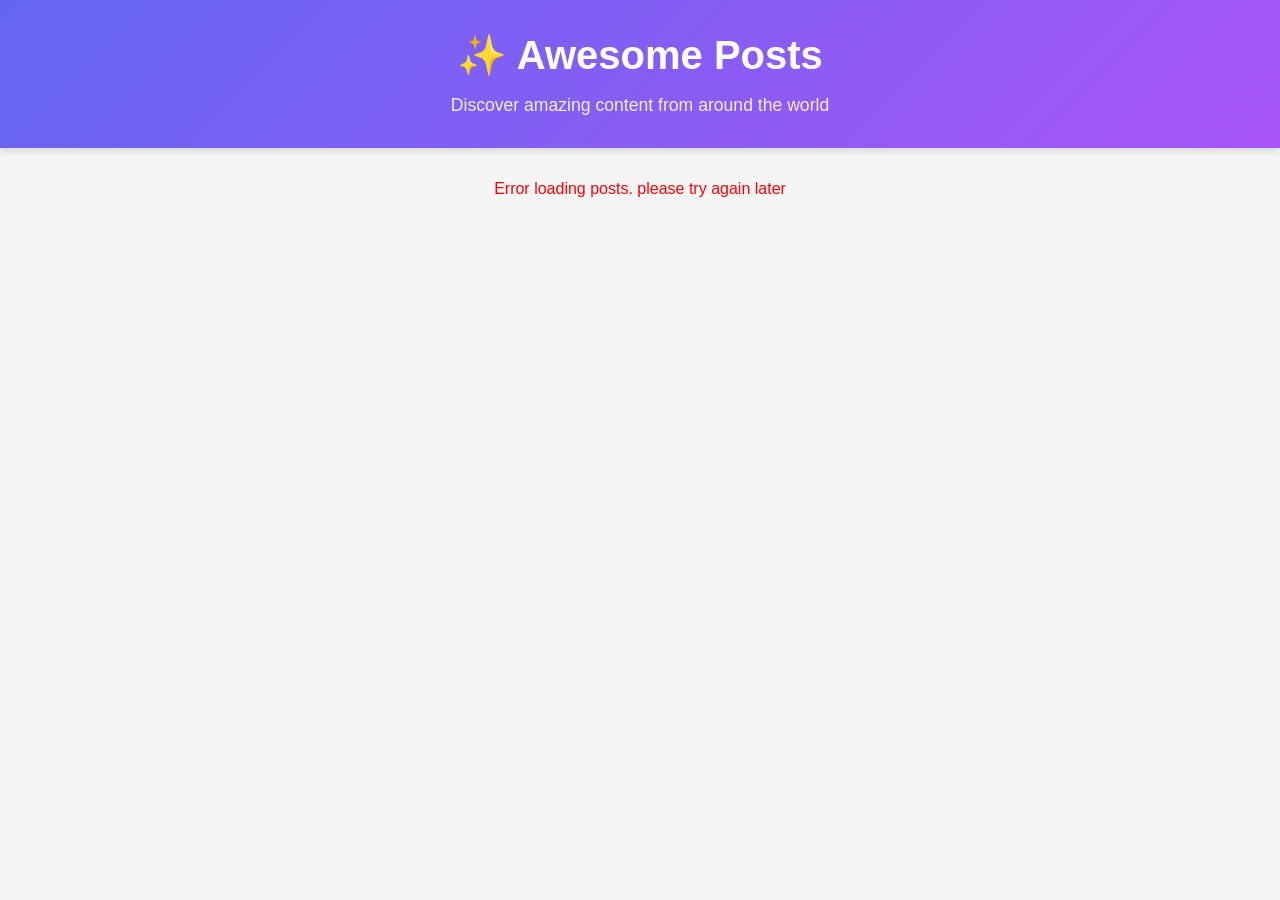
<file: ASYNC Projects/Awsome Posts/index.html>
<!DOCTYPE html>
<html lang="en">
  <head>
    <meta charset="UTF-8" />
    <meta name="viewport" content="width=device-width, initial-scale=1.0" />
    <title>Awesome Posts</title>
    <link rel="stylesheet" href="styles.css" />
  </head>
  <body>
    <header>
      <h1>✨ Awesome Posts</h1>
      <p class="subtitle">Discover amazing content from around the world</p>
    </header>

    <div class="posts-container">
      <div class="loading">Loading posts...</div>
    </div>

    <script src="script.js"></script>
  </body>
</html>
</file>
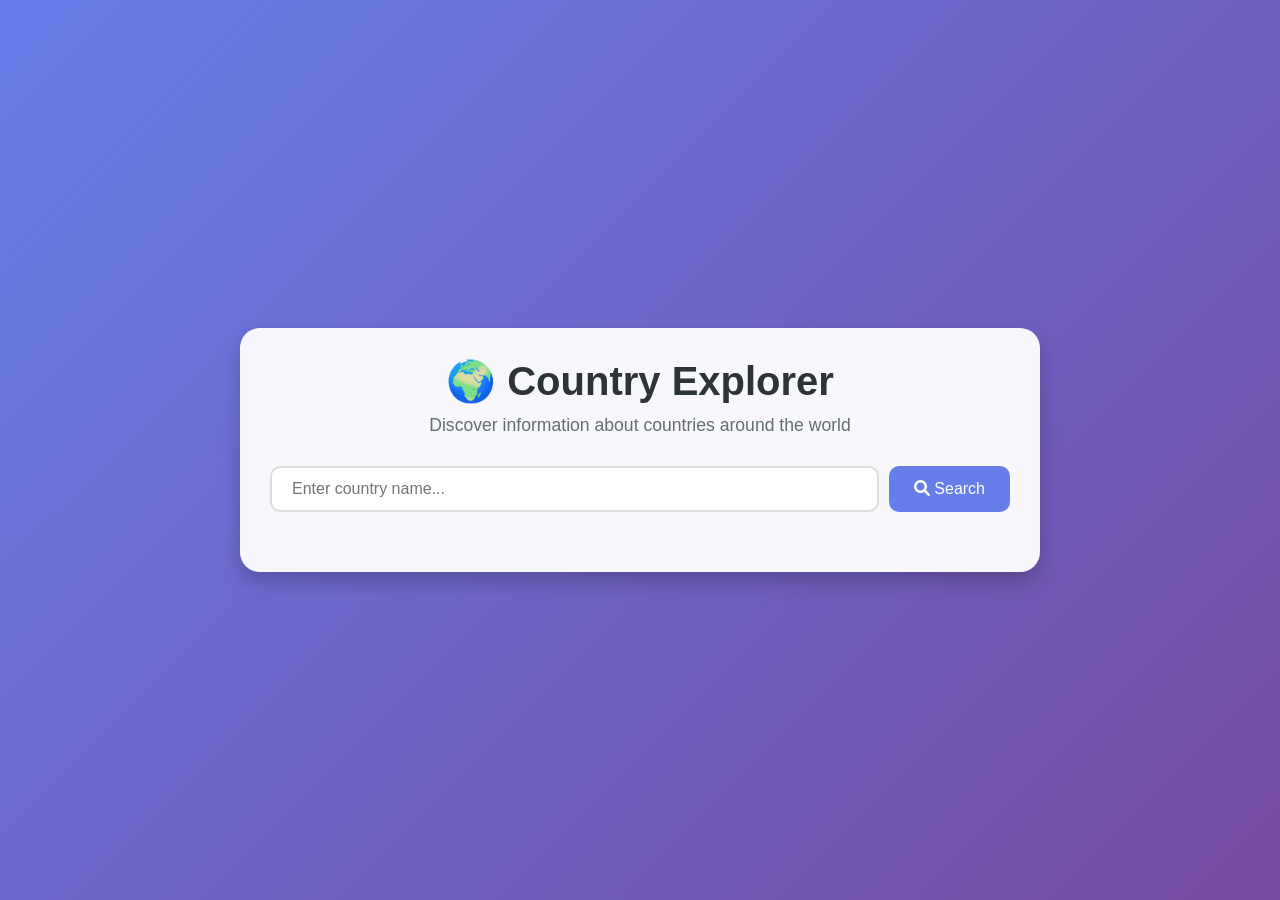
<file: ASYNC Projects/Country Explorer/index.html>
<!DOCTYPE html>
<html lang="en">
  <head>
    <meta charset="UTF-8" />
    <meta name="viewport" content="width=device-width, initial-scale=1.0" />
    <title>Country Explorer</title>
    <link rel="stylesheet" href="style.css" />
    <link
      rel="stylesheet"
      href="https://cdnjs.cloudflare.com/ajax/libs/font-awesome/6.0.0/css/all.min.css"
    />
  </head>
  <body>
    <div class="container">
      <header>
        <h1>🌍 Country Explorer</h1>
        <p>Discover information about countries around the world</p>
      </header>

      <div class="search-container">
        <input
          type="text"
          id="searchInput"
          placeholder="Enter country name..."
        />
        <button class="search"><i class="fas fa-search"></i> Search</button>
      </div>

      <div id="result" class="country-card hidden">
        <!-- Country information will be displayed here -->
      </div>
    </div>
    <script src="script.js"></script>
  </body>
</html>
</file>
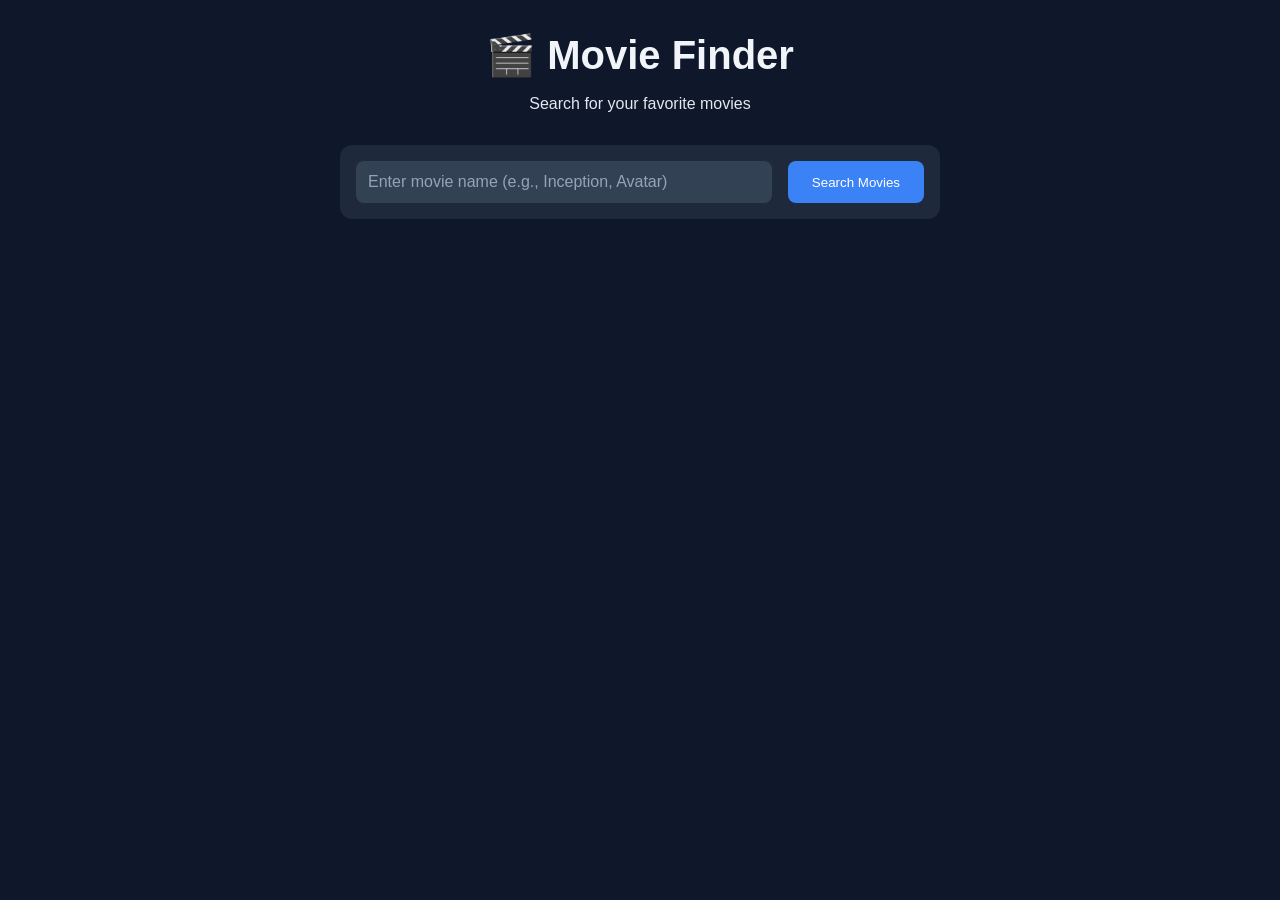
<file: ASYNC Projects/Movie Finder/index.html>
<!DOCTYPE html>
<html lang="en">
  <head>
    <meta charset="UTF-8" />
    <meta name="viewport" content="width=device-width, initial-scale=1.0" />
    <title>Movie Finder</title>
    <link rel="stylesheet" href="styles.css" />
  </head>
  <body>
    <div class="container">
      <header>
        <h1>🎬 Movie Finder</h1>
        <p>Search for your favorite movies</p>
      </header>

      <div class="search-container">
        <form class="search-form" id="movieForm">
          <input
            type="text"
            id="movieInput"
            placeholder="Enter movie name (e.g., Inception, Avatar)"
            required
          />
          <button type="submit">Search Movies</button>
        </form>
      </div>

      <div id="movieResults"></div>
    </div>

    <script src="script.js"></script>
  </body>
</html>
</file>
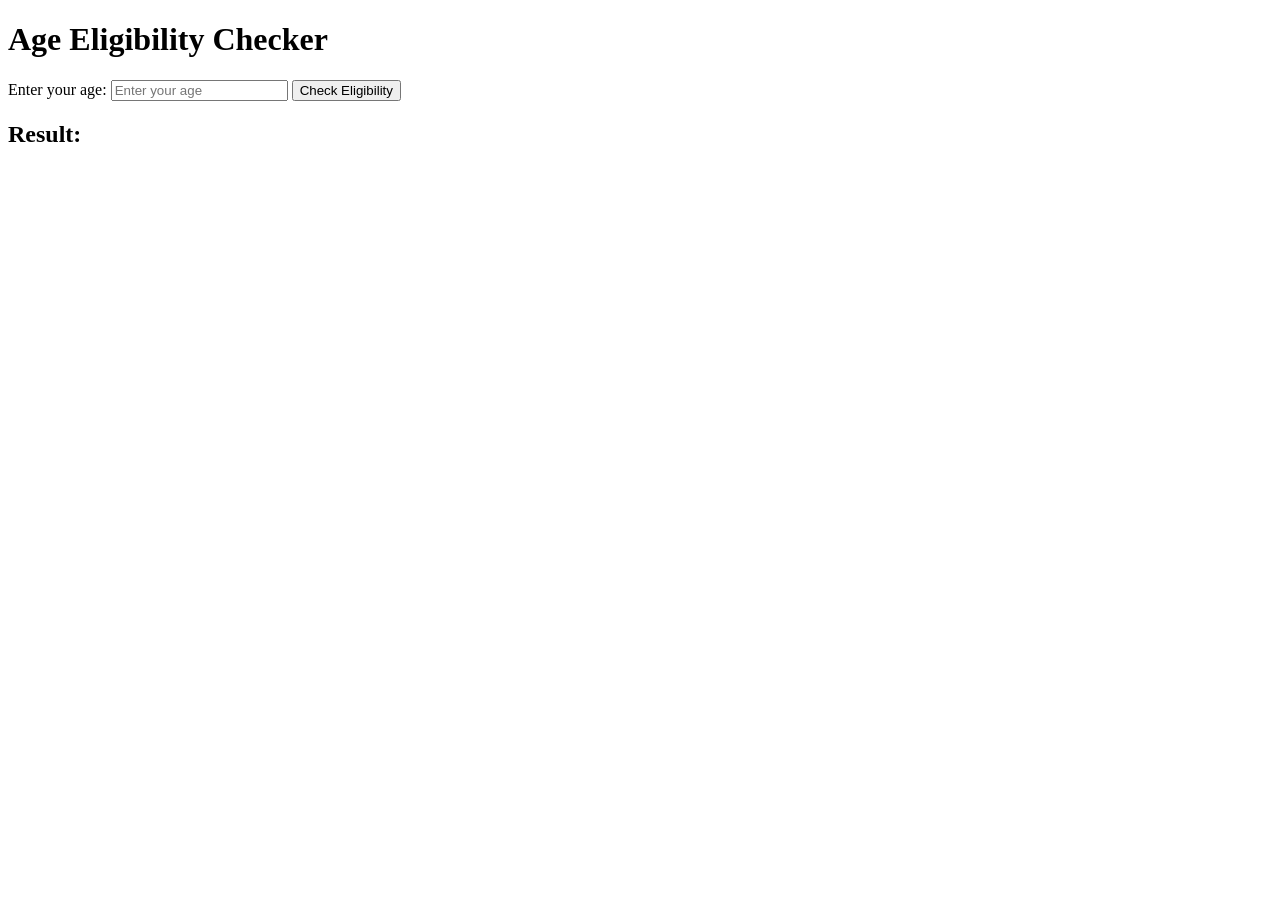
<file: Control Structures Projects/Age Checker/index.html>
<!DOCTYPE html>
<html lang="en">
<head>
    <meta charset="UTF-8">
    <meta name="viewport" content="width=device-width, initial-scale=1.0">
    <title>Age Eligibility Checker</title>
</head>
<body>

    <h1>Age Eligibility Checker</h1>

    <label for="ageInput">Enter your age:</label>
    <input type="number" id="ageInput" placeholder="Enter your age">

    <button id="checkButton">Check Eligibility</button>

    <h2>Result:</h2>
    <p id="result"></p>

    <!-- Link JavaScript file -->
    <script src="script.js"></script>

</body>
</html>
</file>
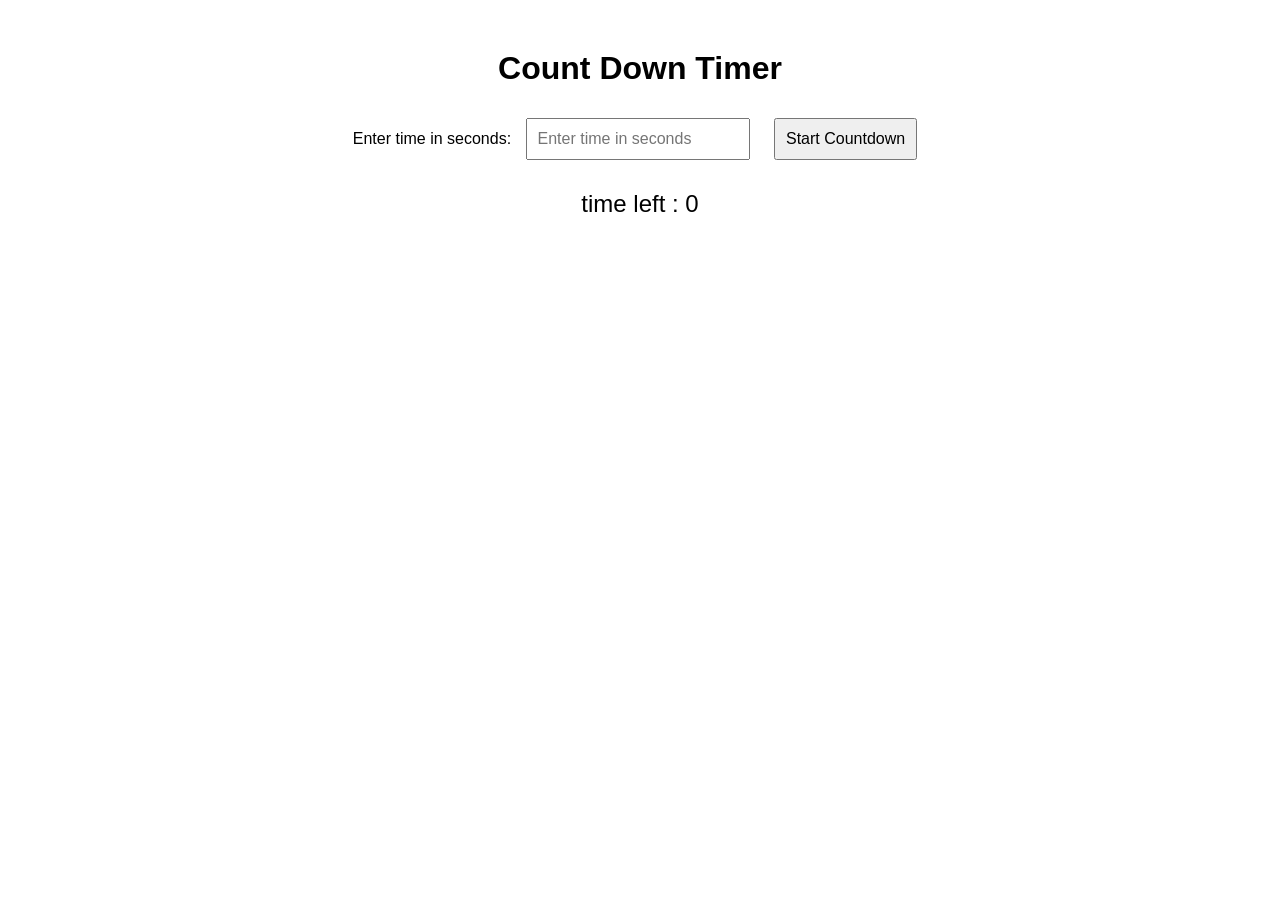
<file: Control Structures Projects/Count Down Timer/index.html>
<!DOCTYPE html>
<html lang="en">
<head>
    <meta charset="UTF-8">
    <meta name="viewport" content="width=device-width, initial-scale=1.0">
    <title>Count Down Timer</title>
    <style>
        body {
            font-family: Arial, sans-serif;
            text-align: center;
            margin-top: 50px;
        }
        input, button {
            padding: 10px;
            font-size: 16px;
            margin: 10px;
        }
        #timer {
            font-size: 24px;
            margin-top: 20px;
        }
        </style>
</head>
<body>
    <h1>Count Down Timer</h1>
    <label for="timeInput">Enter time in seconds:</label>
    <input type="number" id="timeInput" placeholder="Enter time in seconds">
    <button id="startButton">Start Countdown</button>
    <P id="timer">time left : 0</P>
    <script src="script.js"></script>
    
</body>
</html>
</file>
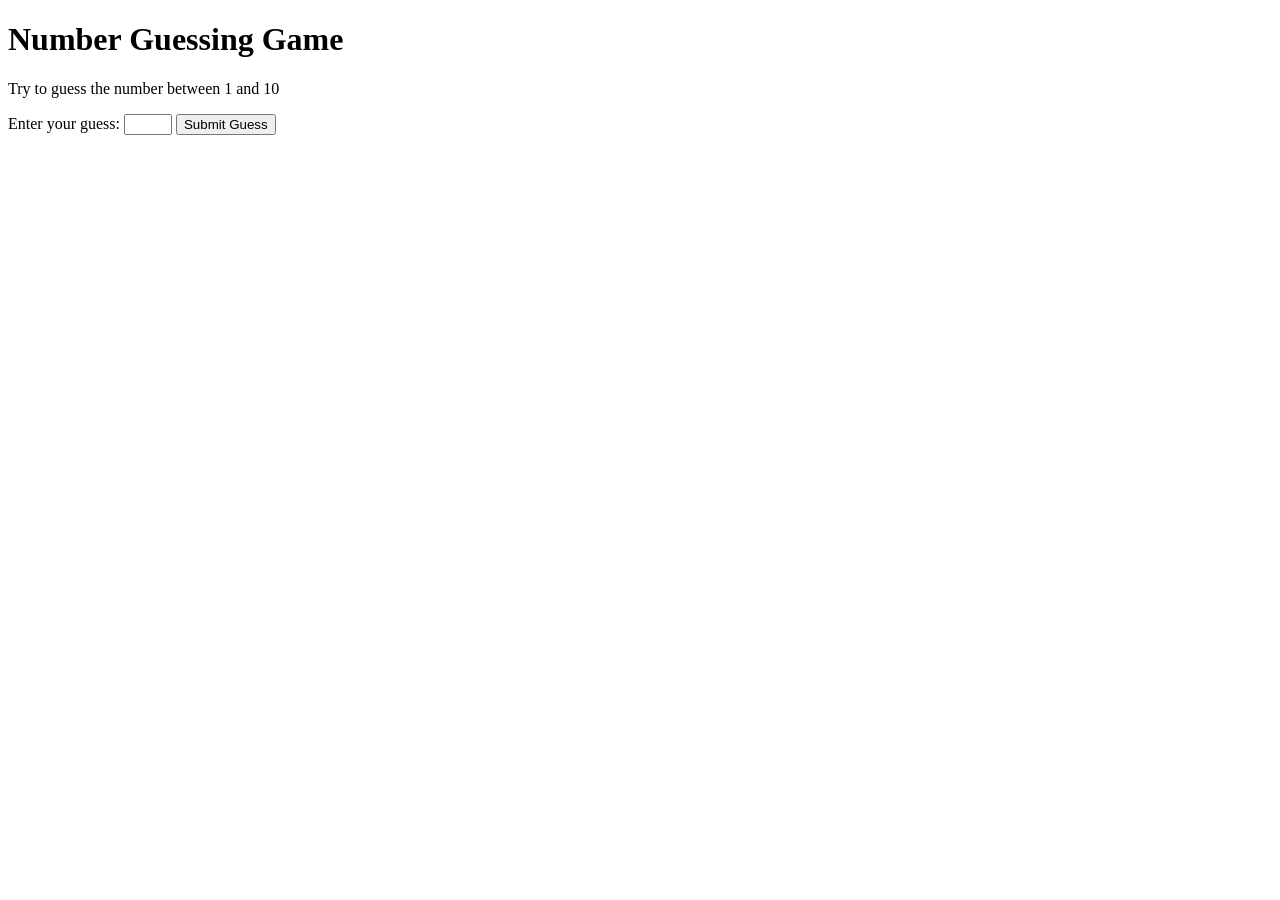
<file: Control Structures Projects/Guess The Number/index.html>
<!DOCTYPE html>
<html lang="en">
<head>
    <meta charset="UTF-8">
    <title>Guess the Number</title>
</head>
<body>

    <h1>Number Guessing Game</h1>
    <p>Try to guess the number between 1 and 10</p>

    <label for="guessInput">Enter your guess:</label>
    <input type="number" id="guessInput" min="1" max="10">

    <button id="guessButton">Submit Guess</button>

    <p id="feedback"></p>

    <script src="script.js"></script>

</body>
</html>
</file>
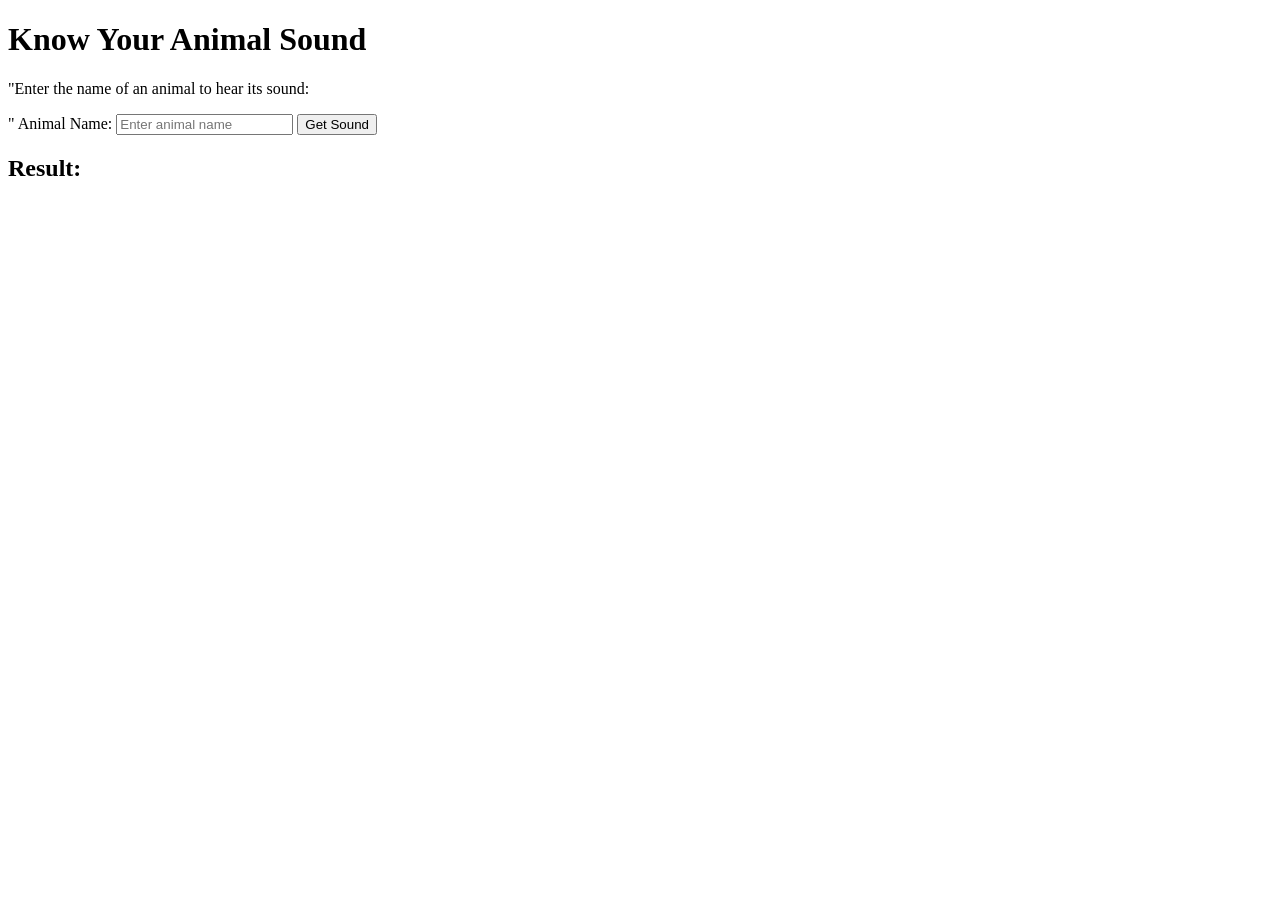
<file: Control Structures Projects/Know your animal sound/index.html>
<!DOCTYPE html>
<html lang="en">
<head>
    <meta charset="UTF-8">
    <meta name="viewport" content="width=device-width, initial-scale=1.0">
    <title>Know Your Animal Sound</title>
</head>
<body>
    <h1>Know Your Animal Sound</h1>
    <p>"Enter the name of an animal to hear its sound:</p>"
    <label for="animalInput">Animal Name:</label>
    <input type="text" id="animalInput" placeholder="Enter animal name">

    <button id="soundButton">Get Sound</button>

    <h2>Result:</h2>
    <p id="result"></p>

    <!-- Link JavaScript file -->
    <script src="script.js"></script>

    
</body>
</html>
</file>
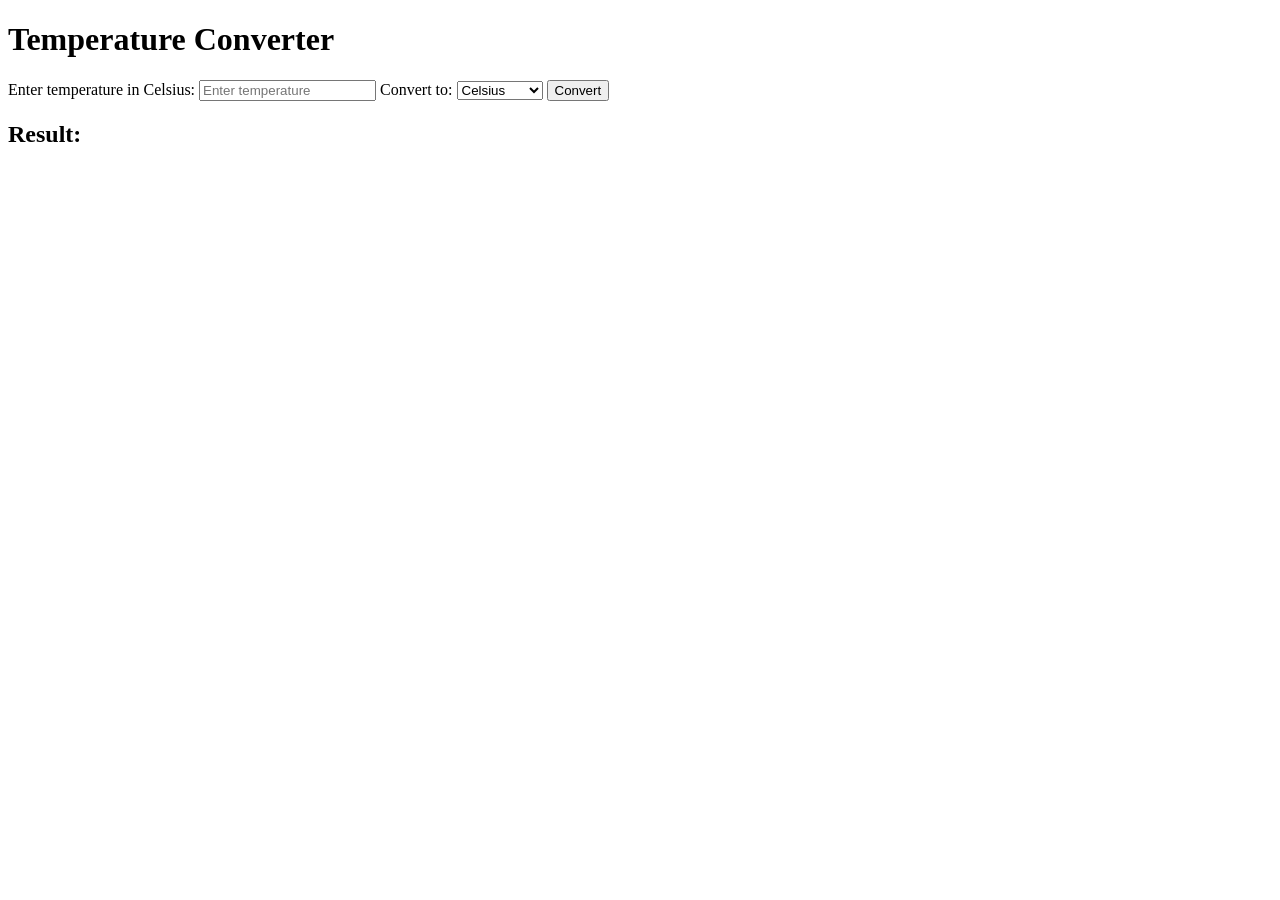
<file: Control Structures Projects/Temperature Converter/index.html>
<!DOCTYPE html>
<html lang="en">
<head>
    <meta charset="UTF-8">
    <meta name="viewport" content="width=device-width, initial-scale=1.0">
    <title>Temperature Converter</title>
</head>
<body>
    <h1>Temperature Converter</h1>
    <label for="tempInput">Enter temperature in Celsius:</label>
    <input type="number" id="tempInput" placeholder="Enter temperature">
    <label for="">Convert to:</label>
    <select id="conversionType">
        <option value="toCelsius">Celsius</option>
        <option value="toFahrenheit">Fahrenheit</option>
    </select>
    <button id="convertButton">Convert</button>
    <h2>Result:</h2>
    <p id="result"></p>
    <script src="script.js"></script>
</body>
</html>
</file>
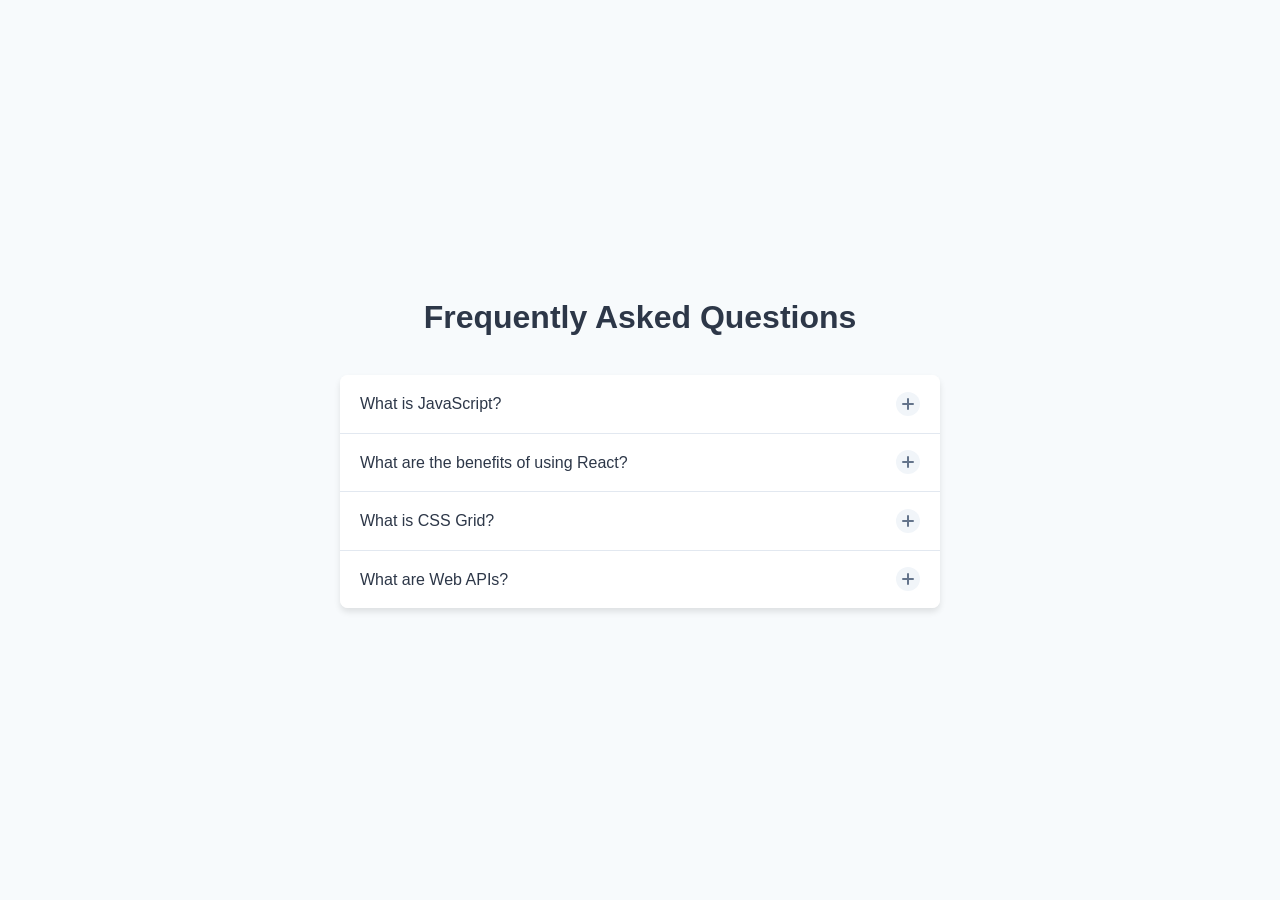
<file: DOM Projects/FAQ'S Project/index.html>
<!DOCTYPE html>
<html lang="en">
  <head>
    <meta charset="UTF-8" />
    <meta name="viewport" content="width=device-width, initial-scale=1.0" />
    <title>Accordion Component</title>
    <link rel="stylesheet" href="styles.css" />
  </head>
  <body>
    <div class="container">
      <h1 class="title">Frequently Asked Questions</h1>
      <div class="accordion">
        <div class="accordion-item">
          <div class="accordion-header">
            <span class="accordion-title">What is JavaScript?</span>
            <span class="accordion-icon"></span>
          </div>
          <div class="accordion-content">
            <div class="accordion-body">
              JavaScript is a high-level, interpreted programming language that
              conforms to the ECMAScript specification. It is used to create
              interactive effects within web browsers, server-side development,
              mobile applications, and more.
            </div>
          </div>
        </div>

        <div class="accordion-item">
          <div class="accordion-header">
            <span class="accordion-title"
              >What are the benefits of using React?</span
            >
            <span class="accordion-icon"></span>
          </div>
          <div class="accordion-content">
            <div class="accordion-body">
              React offers several benefits including a virtual DOM for better
              performance, reusable components, unidirectional data flow, and a
              strong community. It makes building complex user interfaces more
              manageable and maintainable.
            </div>
          </div>
        </div>

        <div class="accordion-item">
          <div class="accordion-header">
            <span class="accordion-title">What is CSS Grid?</span>
            <span class="accordion-icon"></span>
          </div>
          <div class="accordion-content">
            <div class="accordion-body">
              CSS Grid is a powerful layout system that allows you to create
              two-dimensional grid-based layouts. It provides a more efficient
              way to arrange elements in rows and columns, making complex
              layouts easier to achieve.
            </div>
          </div>
        </div>

        <div class="accordion-item">
          <div class="accordion-header">
            <span class="accordion-title">What are Web APIs?</span>
            <span class="accordion-icon"></span>
          </div>
          <div class="accordion-content">
            <div class="accordion-body">
              Web APIs are programming interfaces for web browsers that provide
              additional functionality like DOM manipulation, geolocation,
              canvas drawing, and more. They allow JavaScript to interact with
              the browser and enhance web applications.
            </div>
          </div>
        </div>
      </div>
    </div>
    <script src="script.js"></script>
  </body>
</html>
</file>
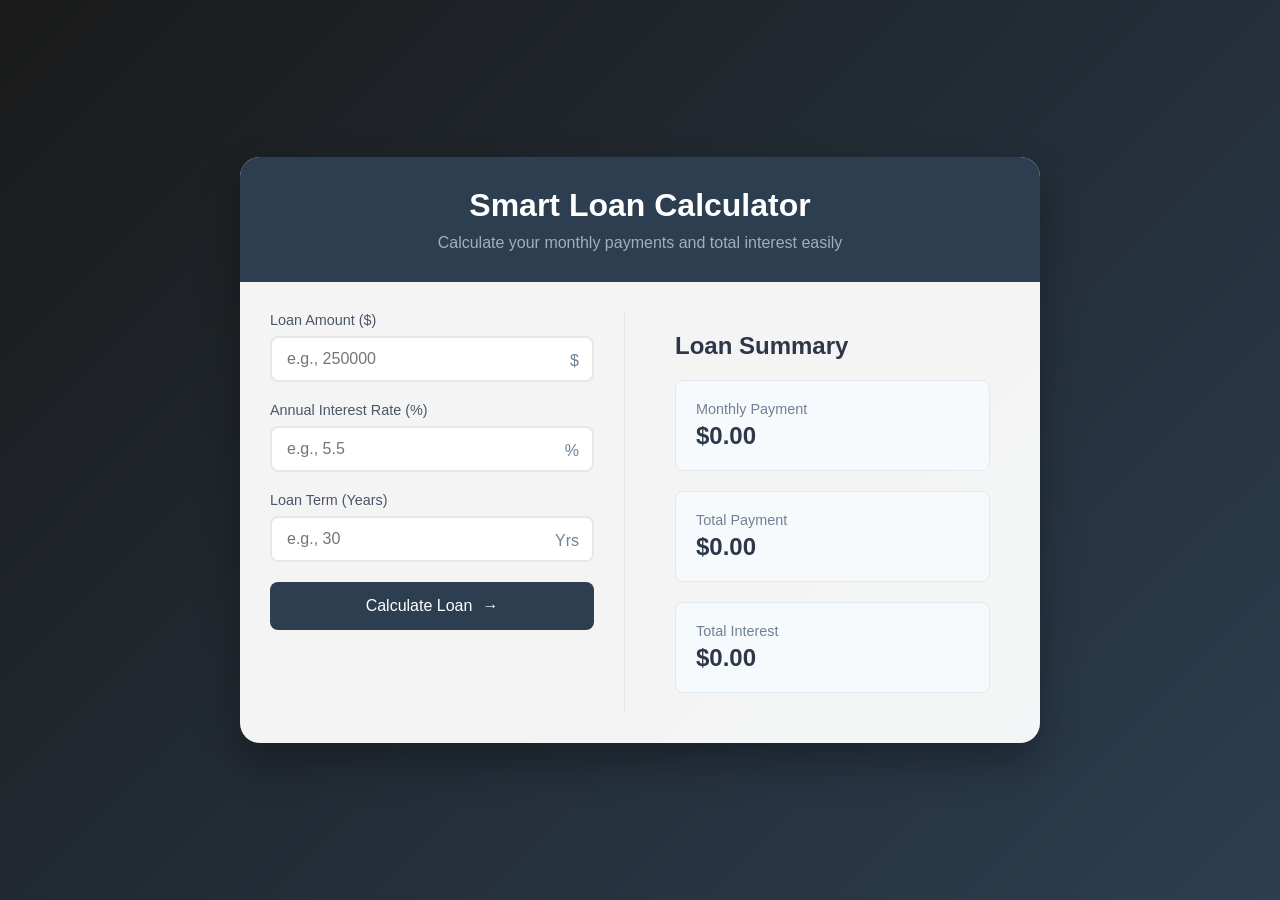
<file: DOM Projects/Loan Claculator/index.html>
<!DOCTYPE html>
<html lang="en">
  <head>
    <meta charset="UTF-8" />
    <meta name="viewport" content="width=device-width, initial-scale=1.0" />
    <title>Smart Loan Calculator</title>
    <link rel="stylesheet" href="styles.css" />
  </head>
  <body>
    <div class="container">
      <div class="calculator">
        <div class="calculator-header">
          <h2>Smart Loan Calculator</h2>
          <p class="subtitle">
            Calculate your monthly payments and total interest easily
          </p>
        </div>

        <div class="calculator-body">
          <div class="input-section">
            <div class="input-group">
              <label for="amount">Loan Amount ($)</label>
              <input type="number" id="amount" placeholder="e.g., 250000" />
              <span class="input-icon">$</span>
            </div>
            <div class="input-group">
              <label for="interest">Annual Interest Rate (%)</label>
              <input
                type="number"
                id="interest"
                step="0.1"
                placeholder="e.g., 5.5"
              />
              <span class="input-icon">%</span>
            </div>
            <div class="input-group">
              <label for="years">Loan Term (Years)</label>
              <input type="number" id="years" placeholder="e.g., 30" />
              <span class="input-icon">Yrs</span>
            </div>
            <button id="calculateBtn">
              Calculate Loan <span class="button-icon">→</span>
            </button>
          </div>

          <div class="results" id="results">
            <h3>Loan Summary</h3>
            <div class="result-grid">
              <div class="result-item">
                <span class="result-label">Monthly Payment</span>
                <span class="result-value" id="monthly">$0.00</span>
              </div>
              <div class="result-item">
                <span class="result-label">Total Payment</span>
                <span class="result-value" id="total">$0.00</span>
              </div>
              <div class="result-item">
                <span class="result-label">Total Interest</span>
                <span class="result-value" id="totalInterest">$0.00</span>
              </div>
            </div>
          </div>
        </div>
      </div>
    </div>
    <script src="script.js"></script>
  </body>
</html>
</file>
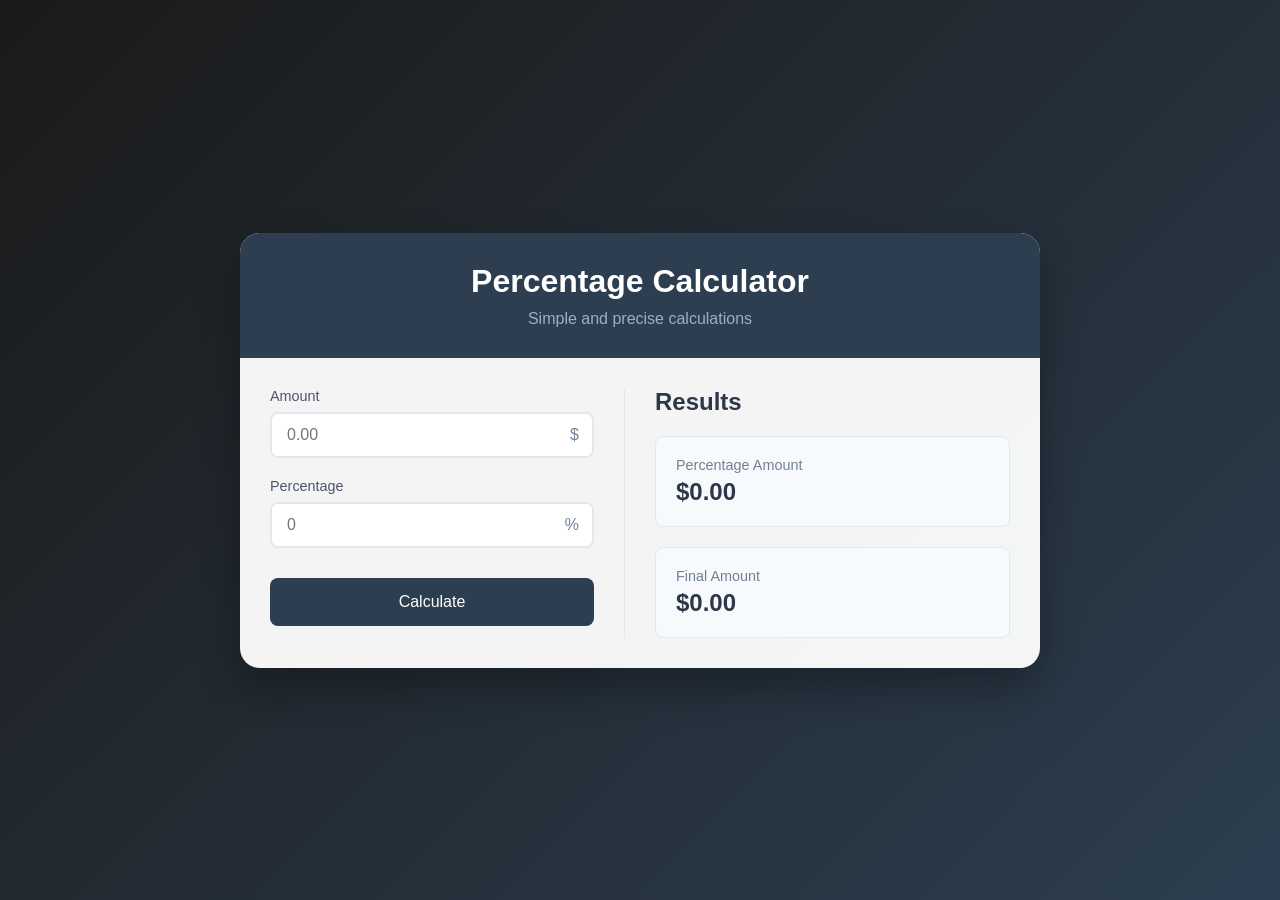
<file: DOM Projects/Percentage Calculator/index.html>
<!DOCTYPE html>
<html lang="en">
  <head>
    <meta charset="UTF-8" />
    <meta name="viewport" content="width=device-width, initial-scale=1.0" />
    <title>Percentage Calculator</title>
    <link rel="stylesheet" href="styles.css" />
  </head>
  <body>
    <div class="container">
      <div class="calculator">
        <div class="calculator-header">
          <h2>Percentage Calculator</h2>
          <p class="subtitle">Simple and precise calculations</p>
        </div>

        <div class="calculator-body">
          <div class="input-section">
            <div class="input-group">
              <label for="number">Amount</label>
              <div class="input-wrapper">
                <input type="number" id="number" placeholder="0.00" />
                <span class="input-icon">$</span>
              </div>
            </div>

            <div class="input-group">
              <label for="percent">Percentage</label>
              <div class="input-wrapper">
                <input type="number" id="percent" placeholder="0" />
                <span class="input-icon">%</span>
              </div>
            </div>

            <button id="calculateBtn">Calculate</button>
          </div>

          <div class="results">
            <h3>Results</h3>
            <div class="result-grid">
              <div class="result-item">
                <span class="result-label">Percentage Amount</span>
                <span class="result-value" id="percentageResult">$0.00</span>
              </div>
              <div class="result-item">
                <span class="result-label">Final Amount</span>
                <span class="result-value" id="finalResult">$0.00</span>
              </div>
            </div>
          </div>
        </div>
      </div>
    </div>
    <script src="script.js"></script>
  </body>
</html>
</file>
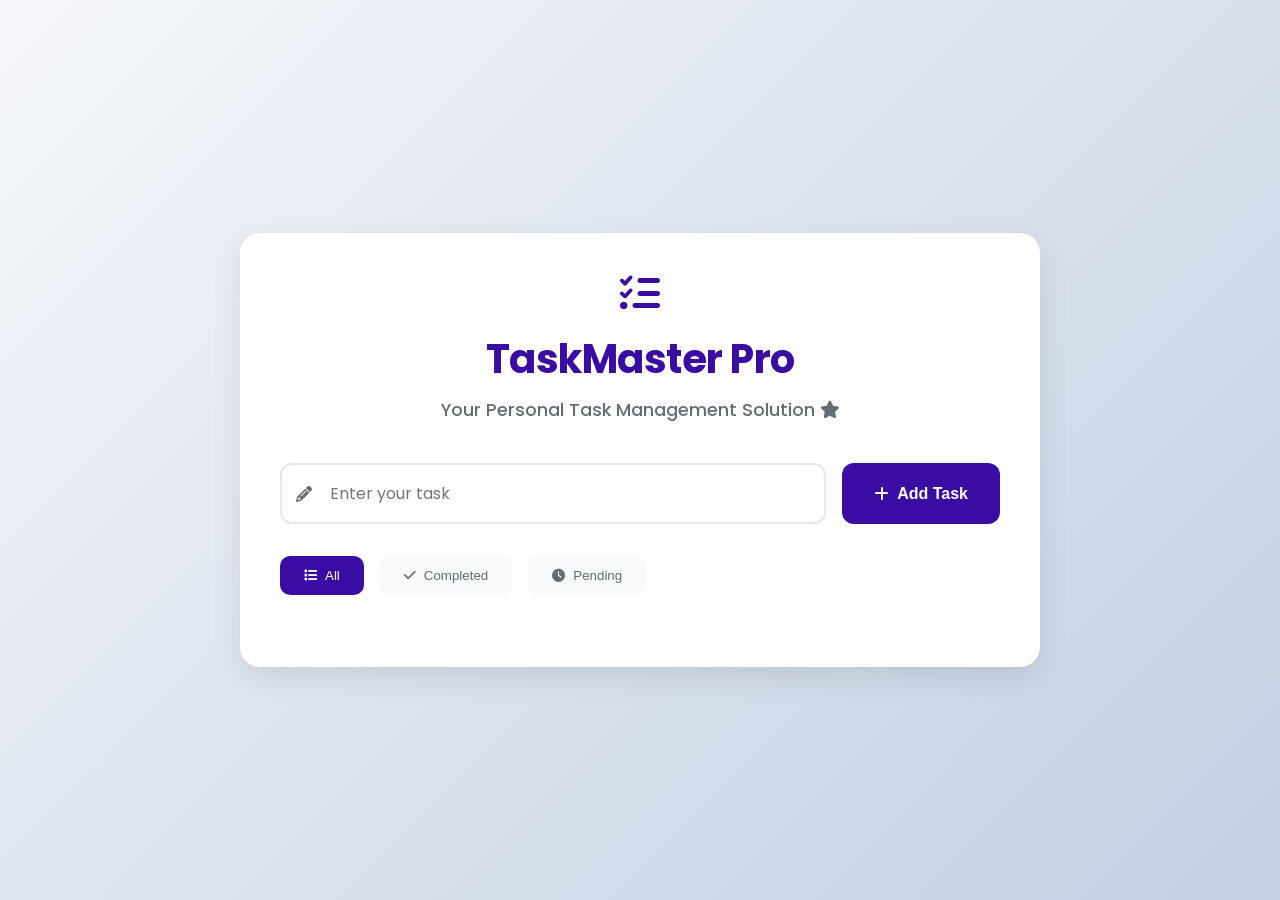
<file: DOM Projects/Task Manager Pro/index.html>
<!DOCTYPE html>
<html lang="en">
  <head>
    <meta charset="UTF-8" />
    <meta name="viewport" content="width=device-width, initial-scale=1.0" />
    <title>TaskMaster Pro</title>
    <link
      rel="stylesheet"
      href="https://cdnjs.cloudflare.com/ajax/libs/font-awesome/6.5.1/css/all.min.css"
    />
    <link
      href="https://fonts.googleapis.com/css2?family=Poppins:wght@400;500;600;700&display=swap"
      rel="stylesheet"
    />
    <link rel="stylesheet" href="styles.css" />
  </head>
  <body>
    <div class="container">
      <div class="header">
        <i class="fas fa-tasks task-icon"></i>
        <h1>TaskMaster Pro</h1>
        <p class="subtitle">
          Your Personal Task Management Solution <i class="fas fa-star"></i>
        </p>
      </div>

      <div class="input-section">
        <div class="input-wrapper">
          <i class="fas fa-pencil input-icon"></i>
          <input type="text" id="todoInput" placeholder="Enter your task" />
        </div>
        <button onclick="addTodo()" class="add-btn">
          <i class="fas fa-plus"></i>
          <span>Add Task</span>
        </button>
      </div>

      <div class="filters">
        <button class="filter-btn active" data-filter="all">
          <i class="fas fa-list"></i> All
        </button>
        <button class="filter-btn" data-filter="completed">
          <i class="fas fa-check"></i> Completed
        </button>
        <button class="filter-btn" data-filter="pending">
          <i class="fas fa-clock"></i> Pending
        </button>
      </div>

      <ul id="todoList"></ul>
    </div>
    <script src="script.js"></script>
  </body>
</html>
</file>
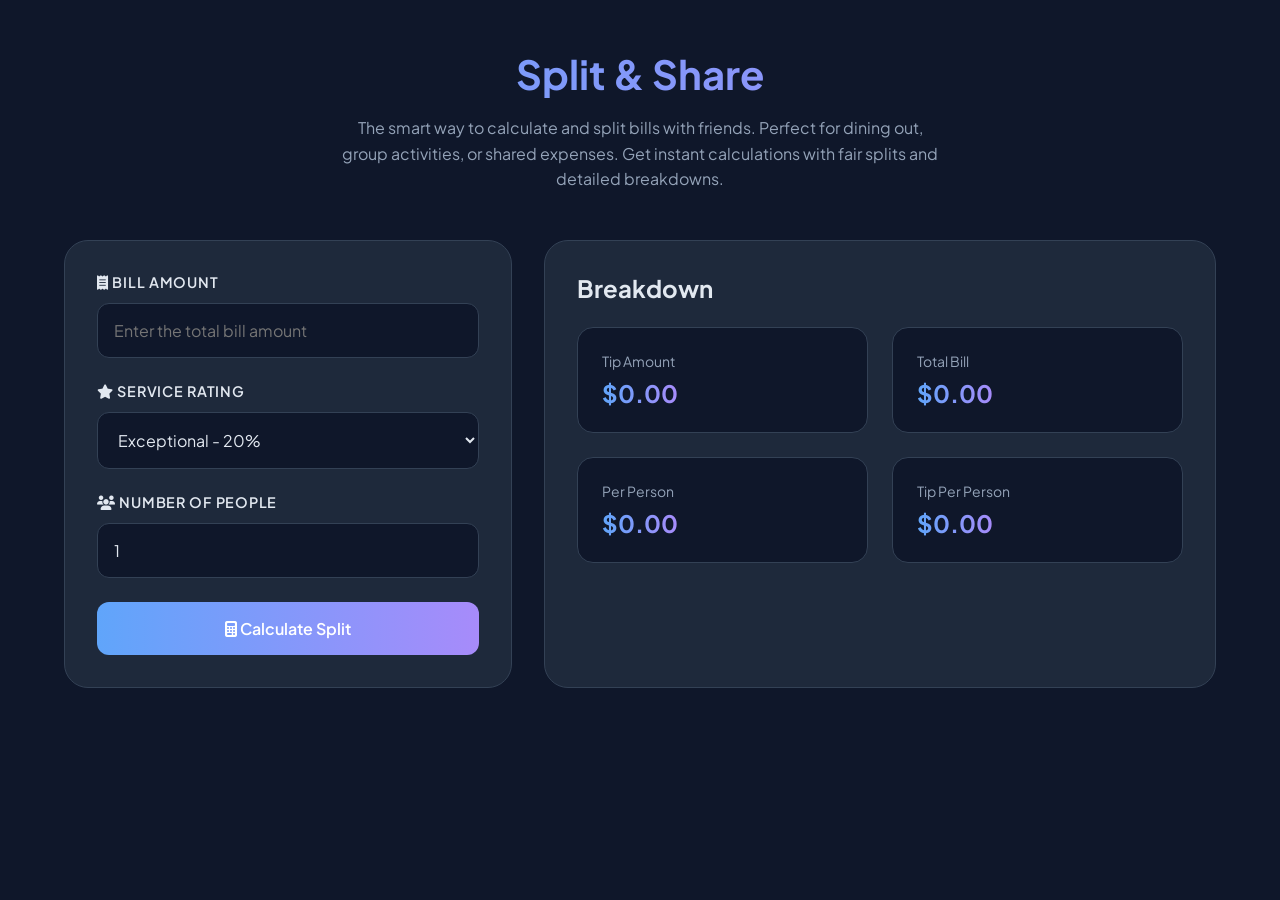
<file: DOM Projects/Tip-Calculator/index.html>
<!DOCTYPE html>
<html lang="en">
  <head>
    <meta charset="UTF-8" />
    <meta name="viewport" content="width=device-width, initial-scale=1.0" />
    <title>Split & Share | Smart Bill Calculator</title>
    <link rel="stylesheet" href="styles.css" />
    <link
      href="https://fonts.googleapis.com/css2?family=Plus+Jakarta+Sans:wght@400;500;600;700&display=swap"
      rel="stylesheet"
    />
    <link
      rel="stylesheet"
      href="https://cdnjs.cloudflare.com/ajax/libs/font-awesome/6.5.1/css/all.min.css"
    />
  </head>
  <body>
    <header class="header">
      <h1>Split & Share</h1>
      <p>
        The smart way to calculate and split bills with friends. Perfect for
        dining out, group activities, or shared expenses. Get instant
        calculations with fair splits and detailed breakdowns.
      </p>
    </header>

    <div class="container">
      <div class="calculator">
        <div class="input-group">
          <label for="bill"> <i class="fas fa-receipt"></i> Bill Amount </label>
          <input
            type="number"
            id="bill"
            placeholder="Enter the total bill amount"
          />
        </div>

        <div class="input-group">
          <label for="service">
            <i class="fas fa-star"></i> Service Rating
          </label>
          <select id="service">
            <option value="0.2">Exceptional - 20%</option>
            <option value="0.15">Great - 15%</option>
            <option value="0.1">Good - 10%</option>
            <option value="0.05">Fair - 5%</option>
          </select>
        </div>

        <div class="input-group">
          <label for="people">
            <i class="fas fa-users"></i> Number of People
          </label>
          <input
            type="number"
            id="people"
            placeholder="How many people?"
            min="1"
            value="1"
          />
        </div>

        <button id="calculateBtn">
          <i class="fas fa-calculator"></i> Calculate Split
        </button>
      </div>

      <div class="result" id="result">
        <h2>Breakdown</h2>
        <div class="result-grid">
          <div class="result-item">
            <p>Tip Amount</p>
            <span id="tipAmount">$0.00</span>
          </div>
          <div class="result-item">
            <p>Total Bill</p>
            <span id="totalAmount">$0.00</span>
          </div>
          <div class="result-item">
            <p>Per Person</p>
            <span id="perPerson">$0.00</span>
          </div>
          <div class="result-item">
            <p>Tip Per Person</p>
            <span id="tipPerPerson">$0.00</span>
          </div>
        </div>
      </div>
    </div>
    <script src="script.js"></script>
  </body>
</html>
</file>
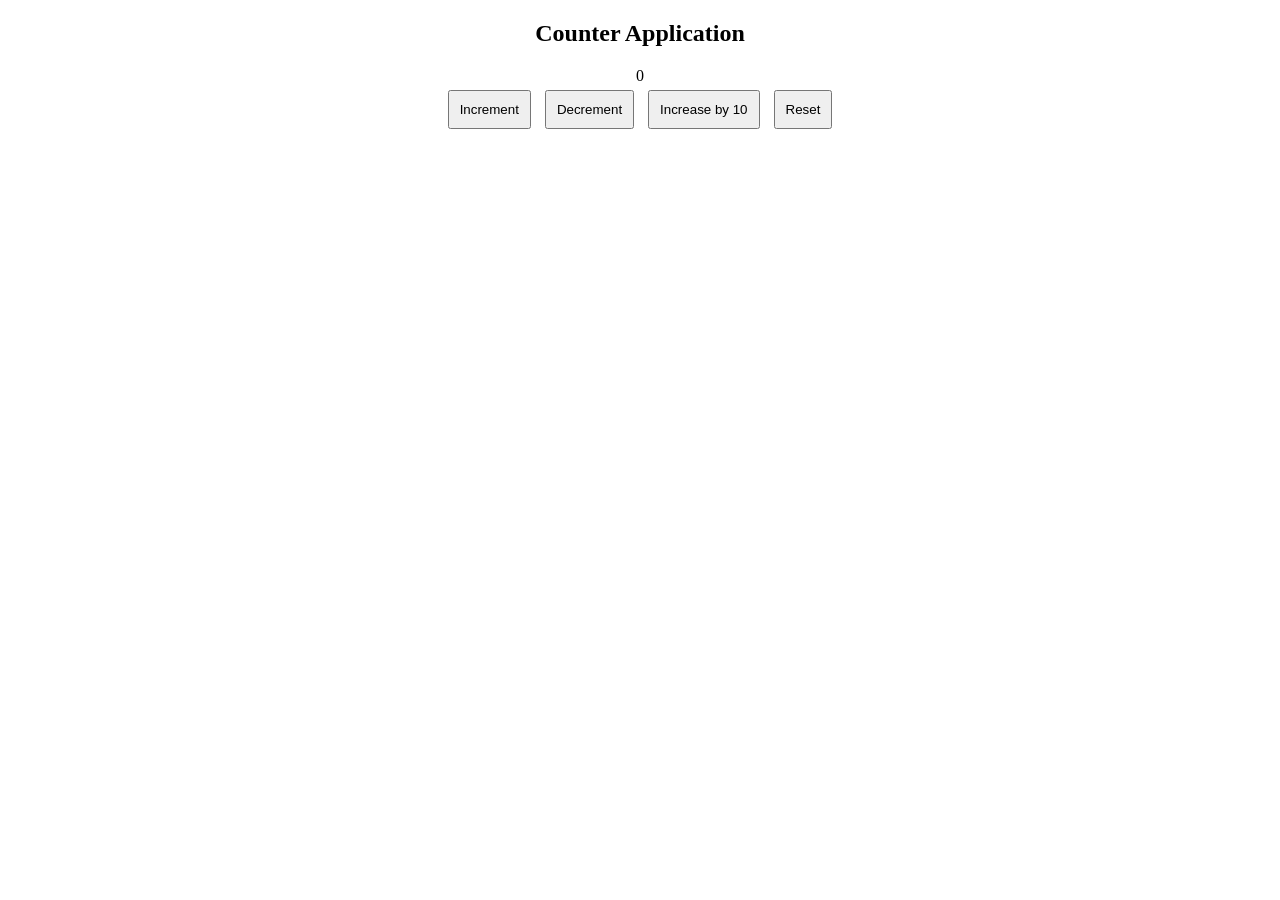
<file: Function Projects/Counter Application/index.html>
<!DOCTYPE html>
<html lang="en">
<head>
    <meta charset="UTF-8">
    <meta name="viewport" content="width=device-width, initial-scale=1.0">
    <title>Counter Application</title>
    <style>
        body {
            text-align: center;
        }
        button {
            padding: 10px;
            margin: 5px;
        }
    </style>
</head>
<body>
    <h2>Counter Application</h2>
    <div id="counter">0</div>
    <button id ="increment">Increment</button>
    <button id ="decrement">Decrement</button>
    <button id ="incrementBy10">Increase by 10</button>
    <button id ="reset">Reset</button>
    <script src="script.js"></script>
</body>
</html>
</file>
<file: ASYNC Projects/Awsome Posts/styles.css>
* {
  margin: 0;
  padding: 0;
  box-sizing: border-box;
  font-family: "Segoe UI", Tahoma, Geneva, Verdana, sans-serif;
}

body {
  background-color: #f5f5f5;
}

header {
  background: linear-gradient(135deg, #6366f1, #a855f7);
  color: white;
  text-align: center;
  padding: 2rem;
  margin-bottom: 2rem;
  box-shadow: 0 4px 6px rgba(0, 0, 0, 0.1);
}

h1 {
  font-size: 2.5rem;
  margin-bottom: 1rem;
}

.subtitle {
  font-size: 1.1rem;
  opacity: 0.9;
}

.posts-container {
  max-width: 1200px;
  margin: 0 auto;
  padding: 0 1rem;
  display: grid;
  grid-template-columns: repeat(auto-fit, minmax(300px, 1fr));
  gap: 1.5rem;
}

.post-card {
  background: white;
  border-radius: 10px;
  padding: 1.5rem;
  box-shadow: 0 2px 4px rgba(0, 0, 0, 0.1);
  transition: transform 0.3s ease;
}

.post-card:hover {
  transform: translateY(-5px);
}

.post-title {
  color: #1f2937;
  font-size: 1.25rem;
  margin-bottom: 1rem;
  font-weight: 600;
}

.post-body {
  color: #4b5563;
  line-height: 1.6;
}

.loading {
  text-align: center;
  font-size: 1.2rem;
  color: #6366f1;
  padding: 2rem;
}

@media (max-width: 768px) {
  header {
    padding: 1.5rem;
  }

  h1 {
    font-size: 2rem;
  }

  .posts-container {
    grid-template-columns: 1fr;
  }
}
</file>
<file: ASYNC Projects/Country Explorer/style.css>
* {
  margin: 0;
  padding: 0;
  box-sizing: border-box;
  font-family: "Segoe UI", Tahoma, Geneva, Verdana, sans-serif;
}

body {
  background: linear-gradient(135deg, #667eea 0%, #764ba2 100%);
  min-height: 100vh;
  display: flex;
  justify-content: center;
  align-items: center;
  padding: 20px;
}

.container {
  width: 100%;
  max-width: 800px;
  background: rgba(255, 255, 255, 0.95);
  padding: 30px;
  border-radius: 20px;
  box-shadow: 0 10px 20px rgba(0, 0, 0, 0.2);
}

header {
  text-align: center;
  margin-bottom: 30px;
}

header h1 {
  color: #2d3436;
  margin-bottom: 10px;
  font-size: 2.5em;
}

header p {
  color: #636e72;
  font-size: 1.1em;
}

.search-container {
  display: flex;
  gap: 10px;
  margin-bottom: 30px;
}

input {
  flex: 1;
  padding: 12px 20px;
  border: 2px solid #ddd;
  border-radius: 10px;
  font-size: 1em;
  transition: all 0.3s ease;
}

input:focus {
  outline: none;
  border-color: #667eea;
}

button {
  padding: 12px 25px;
  background: #667eea;
  border: none;
  border-radius: 10px;
  color: white;
  cursor: pointer;
  transition: all 0.3s ease;
  font-size: 1em;
}

button:hover {
  background: #764ba2;
  transform: translateY(-2px);
}

.country-card {
  background: white;
  padding: 20px;
  border-radius: 15px;
  box-shadow: 0 5px 15px rgba(0, 0, 0, 0.1);
}

.country-card img {
  width: 100%;
  max-width: 300px;
  height: auto;
  display: block;
  margin: 0 auto 20px;
  border-radius: 10px;
}

.country-info {
  display: grid;
  grid-template-columns: repeat(auto-fit, minmax(200px, 1fr));
  gap: 20px;
}

.info-item {
  padding: 10px;
  background: #f8f9fa;
  border-radius: 8px;
}

.info-item h3 {
  color: #2d3436;
  margin-bottom: 5px;
  font-size: 1.1em;
}

.info-item p {
  color: #636e72;
}

.hidden {
  display: none;
}

@media (max-width: 600px) {
  .search-container {
    flex-direction: column;
  }

  .container {
    padding: 20px;
  }
}
</file>
<file: ASYNC Projects/Movie Finder/styles.css>
* {
  margin: 0;
  padding: 0;
  box-sizing: border-box;
  font-family: "Segoe UI", Tahoma, Geneva, Verdana, sans-serif;
}

body {
  background: #0f172a;
  color: #e2e8f0;
  min-height: 100vh;
}

.container {
  max-width: 1200px;
  margin: 0 auto;
  padding: 2rem 1rem;
}

header {
  text-align: center;
  margin-bottom: 2rem;
}

h1 {
  font-size: 2.5rem;
  margin-bottom: 1rem;
  color: #f1f5f9;
}

.search-container {
  max-width: 600px;
  margin: 0 auto 2rem;
}

.search-form {
  display: flex;
  gap: 1rem;
  background: #1e293b;
  padding: 1rem;
  border-radius: 12px;
}

input {
  flex: 1;
  padding: 0.75rem;
  border: none;
  border-radius: 8px;
  font-size: 1rem;
  background: #334155;
  color: #f1f5f9;
}

input::placeholder {
  color: #94a3b8;
}

button {
  background: #3b82f6;
  color: white;
  border: none;
  padding: 0.75rem 1.5rem;
  border-radius: 8px;
  cursor: pointer;
  transition: background 0.3s ease;
}

button:hover {
  background: #2563eb;
}

.movies-grid {
  display: grid;
  grid-template-columns: repeat(auto-fill, minmax(250px, 1fr));
  gap: 2rem;
}

.movie-card {
  background: #1e293b;
  border-radius: 12px;
  overflow: hidden;
  transition: transform 0.3s ease;
}

.movie-card:hover {
  transform: translateY(-5px);
}

.movie-poster {
  width: 100%;
  height: 375px;
  object-fit: cover;
}

.movie-info {
  padding: 1.5rem;
}

.movie-title {
  font-size: 1.25rem;
  font-weight: 600;
  margin-bottom: 0.5rem;
  color: #f1f5f9;
}

.movie-year {
  color: #94a3b8;
  font-size: 0.875rem;
}

.error-message {
  background: #7f1d1d;
  color: #fecaca;
  padding: 1rem;
  border-radius: 8px;
  text-align: center;
  margin-bottom: 1rem;
}

.loading {
  text-align: center;
  padding: 2rem;
  color: #94a3b8;
}

@media (max-width: 640px) {
  .search-form {
    flex-direction: column;
  }

  .movies-grid {
    grid-template-columns: repeat(auto-fill, minmax(200px, 1fr));
    gap: 1rem;
  }
}
</file>
<file: DOM Projects/FAQ'S Project/styles.css>
* {
  margin: 0;
  padding: 0;
  box-sizing: border-box;
}

body {
  font-family: "Inter", -apple-system, sans-serif;
  line-height: 1.6;
  background: #f7fafc;
  min-height: 100vh;
  display: flex;
  justify-content: center;
  align-items: center;
  padding: 2rem;
}

.container {
  width: 100%;
  max-width: 600px;
}

.title {
  text-align: center;
  color: #2d3748;
  margin-bottom: 2rem;
}

.accordion {
  background: white;
  border-radius: 8px;
  box-shadow: 0 4px 6px rgba(0, 0, 0, 0.1);
  overflow: hidden;
}

.accordion-item {
  border-bottom: 1px solid #e2e8f0;
}

.accordion-item:last-child {
  border-bottom: none;
}

.accordion-header {
  padding: 1rem 1.25rem;
  display: flex;
  justify-content: space-between;
  align-items: center;
  cursor: pointer;
  background: white;
  transition: background-color 0.3s ease;
}

.accordion-header:hover {
  background: #f8fafc;
}

.accordion-title {
  font-weight: 500;
  color: #2d3748;
  font-size: 1rem;
}

.accordion-icon {
  width: 24px;
  height: 24px;
  border-radius: 50%;
  background: #f1f5f9;
  display: flex;
  align-items: center;
  justify-content: center;
  transition: transform 0.3s ease;
}

.accordion-icon::before,
.accordion-icon::after {
  content: "";
  position: absolute;
  background: #64748b;
  border-radius: 1px;
  transition: transform 0.3s ease;
}

.accordion-icon::before {
  width: 12px;
  height: 2px;
}

.accordion-icon::after {
  width: 2px;
  height: 12px;
}

.accordion-content {
  max-height: 0;
  overflow: hidden;
  transition: max-height 0.3s ease-out;
  background: white;
}

.accordion-body {
  padding: 0 1.25rem 1rem;
  color: #4a5568;
  font-size: 0.95rem;
}

.accordion-item.active .accordion-icon {
  transform: rotate(45deg);
  background: #e2e8f0;
}

.accordion-item.active .accordion-header {
  background: #f8fafc;
}

/* Animation for content */
@keyframes slideDown {
  from {
    opacity: 0;
    transform: translateY(-10px);
  }
  to {
    opacity: 1;
    transform: translateY(0);
  }
}

.accordion-content.active {
  animation: slideDown 0.3s ease-out;
}
</file>
<file: DOM Projects/Loan Claculator/styles.css>
* {
  margin: 0;
  padding: 0;
  box-sizing: border-box;
  font-family: "Inter", sans-serif;
}

.container {
  min-height: 100vh;
  background: linear-gradient(135deg, #1a1a1a, #2c3e50);
  display: flex;
  justify-content: center;
  align-items: center;
  padding: 20px;
}

.calculator {
  background: rgba(255, 255, 255, 0.95);
  border-radius: 20px;
  box-shadow: 0 20px 40px rgba(0, 0, 0, 0.3);
  width: 100%;
  max-width: 800px;
  overflow: hidden;
}

.calculator-header {
  background: #2c3e50;
  padding: 30px;
  text-align: center;
  color: white;
}

.calculator-header h2 {
  font-size: 2rem;
  margin-bottom: 10px;
}

.subtitle {
  color: #a0aec0;
  font-size: 1rem;
}

.calculator-body {
  padding: 30px;
  display: grid;
  grid-template-columns: 1fr 1fr;
  gap: 30px;
}

.input-section {
  padding-right: 30px;
  border-right: 1px solid #e2e8f0;
}

.input-group {
  margin-bottom: 20px;
  position: relative;
}

.input-group label {
  display: block;
  color: #4a5568;
  margin-bottom: 8px;
  font-size: 0.9rem;
  font-weight: 500;
}

.input-group input {
  width: 100%;
  padding: 12px 35px 12px 15px;
  border: 2px solid #e2e8f0;
  border-radius: 8px;
  font-size: 1rem;
  transition: all 0.3s ease;
}

.input-group input:focus {
  outline: none;
  border-color: #2c3e50;
  box-shadow: 0 0 0 3px rgba(44, 62, 80, 0.1);
}

.input-icon {
  position: absolute;
  right: 15px;
  top: 40px;
  color: #718096;
}

button {
  width: 100%;
  padding: 15px;
  background: #2c3e50;
  color: white;
  border: none;
  border-radius: 8px;
  font-size: 1rem;
  cursor: pointer;
  transition: all 0.3s ease;
  display: flex;
  align-items: center;
  justify-content: center;
  gap: 10px;
}

button:hover {
  background: #1a252f;
  transform: translateY(-2px);
}

.results {
  padding: 20px;
}

.results h3 {
  color: #2d3748;
  margin-bottom: 20px;
  font-size: 1.5rem;
}

.result-grid {
  display: grid;
  gap: 20px;
}

.result-item {
  background: #f7fafc;
  padding: 20px;
  border-radius: 8px;
  border: 1px solid #e2e8f0;
}

.result-label {
  display: block;
  color: #718096;
  font-size: 0.9rem;
  margin-bottom: 5px;
}

.result-value {
  display: block;
  color: #2d3748;
  font-size: 1.5rem;
  font-weight: bold;
}

@media (max-width: 768px) {
  .calculator-body {
    grid-template-columns: 1fr;
  }

  .input-section {
    padding-right: 0;
    border-right: none;
    border-bottom: 1px solid #e2e8f0;
    padding-bottom: 30px;
  }
}
</file>
<file: DOM Projects/Percentage Calculator/styles.css>
* {
  margin: 0;
  padding: 0;
  box-sizing: border-box;
  font-family: "Inter", sans-serif;
}

.container {
  min-height: 100vh;
  background: linear-gradient(135deg, #1a1a1a, #2c3e50);
  display: flex;
  justify-content: center;
  align-items: center;
  padding: 20px;
}

.calculator {
  background: rgba(255, 255, 255, 0.95);
  border-radius: 20px;
  box-shadow: 0 20px 40px rgba(0, 0, 0, 0.3);
  width: 100%;
  max-width: 800px;
  overflow: hidden;
}

.calculator-header {
  background: #2c3e50;
  padding: 30px;
  text-align: center;
  color: white;
}

.calculator-header h2 {
  font-size: 2rem;
  margin-bottom: 10px;
}

.subtitle {
  color: #a0aec0;
  font-size: 1rem;
}

.calculator-body {
  padding: 30px;
  display: grid;
  grid-template-columns: 1fr 1fr;
  gap: 30px;
}

.input-section {
  padding-right: 30px;
  border-right: 1px solid #e2e8f0;
}

.input-group {
  margin-bottom: 20px;
}

.input-group label {
  display: block;
  color: #4a5568;
  margin-bottom: 8px;
  font-size: 0.9rem;
  font-weight: 500;
}

.input-wrapper {
  position: relative;
}

.input-wrapper input {
  width: 100%;
  padding: 12px 35px 12px 15px;
  border: 2px solid #e2e8f0;
  border-radius: 8px;
  font-size: 1rem;
  color: #2d3748;
  transition: all 0.3s ease;
}

.input-wrapper input:focus {
  outline: none;
  border-color: #2c3e50;
  box-shadow: 0 0 0 3px rgba(44, 62, 80, 0.1);
}

.input-icon {
  position: absolute;
  right: 15px;
  top: 50%;
  transform: translateY(-50%);
  color: #718096;
}

#calculateBtn {
  width: 100%;
  padding: 15px;
  background: #2c3e50;
  color: white;
  border: none;
  border-radius: 8px;
  font-size: 1rem;
  cursor: pointer;
  transition: all 0.3s ease;
  margin-top: 10px;
}

#calculateBtn:hover {
  background: #1a252f;
  transform: translateY(-2px);
}

.results h3 {
  color: #2d3748;
  margin-bottom: 20px;
  font-size: 1.5rem;
}

.result-grid {
  display: grid;
  gap: 20px;
}

.result-item {
  background: #f7fafc;
  padding: 20px;
  border-radius: 8px;
  border: 1px solid #e2e8f0;
}

.result-label {
  display: block;
  color: #718096;
  font-size: 0.9rem;
  margin-bottom: 5px;
}

.result-value {
  display: block;
  color: #2d3748;
  font-size: 1.5rem;
  font-weight: bold;
}

@media (max-width: 768px) {
  .calculator-body {
    grid-template-columns: 1fr;
  }

  .input-section {
    padding-right: 0;
    border-right: none;
    border-bottom: 1px solid #e2e8f0;
    padding-bottom: 30px;
  }
}
</file>
<file: DOM Projects/Task Manager Pro/styles.css>
:root {
  --primary-color: #3a0ca3;
  --primary-light: #4361ee;
  --primary-dark: #2f0582;
  --accent-color: #f72585;
  --bg-color: #f8f9fa;
  --card-bg: #ffffff;
  --text-primary: #2d3436;
  --text-secondary: #636e72;
}

* {
  margin: 0;
  padding: 0;
  box-sizing: border-box;
}

body {
  font-family: "Poppins", sans-serif;
  background-color: var(--bg-color);
  background-image: linear-gradient(135deg, #f5f7fa 0%, #c3cfe2 100%);
  min-height: 100vh;
  display: flex;
  justify-content: center;
  align-items: center;
  padding: 2rem;
}

.container {
  width: 90%;
  max-width: 800px;
  background-color: var(--card-bg);
  border-radius: 20px;
  padding: 2.5rem;
  box-shadow: 0 10px 30px rgba(0, 0, 0, 0.1);
}

.header {
  text-align: center;
  margin-bottom: 2.5rem;
}

.task-icon {
  font-size: 2.5rem;
  color: var(--primary-color);
  margin-bottom: 1rem;
}

h1 {
  color: var(--primary-color);
  font-size: 2.5rem;
  font-weight: 700;
  margin-bottom: 0.5rem;
  letter-spacing: -0.5px;
}

.subtitle {
  color: var(--text-secondary);
  font-size: 1.1rem;
  font-weight: 500;
}

.input-section {
  display: flex;
  gap: 1rem;
  margin-bottom: 2rem;
}

.input-wrapper {
  flex: 1;
  position: relative;
}

.input-icon {
  position: absolute;
  left: 1rem;
  top: 50%;
  transform: translateY(-50%);
  color: var(--text-secondary);
}

input {
  width: 100%;
  padding: 1rem 1rem 1rem 3rem;
  border: 2px solid #e2e8f0;
  border-radius: 12px;
  font-size: 1rem;
  font-family: inherit;
  transition: all 0.3s ease;
}

input:focus {
  outline: none;
  border-color: var(--primary-light);
  box-shadow: 0 0 0 4px rgba(67, 97, 238, 0.1);
}

.add-btn {
  display: flex;
  align-items: center;
  gap: 0.5rem;
  padding: 1rem 2rem;
  background-color: var(--primary-color);
  color: white;
  border: none;
  border-radius: 12px;
  cursor: pointer;
  font-size: 1rem;
  font-weight: 600;
  transition: all 0.3s ease;
}

.add-btn:hover {
  background-color: var(--primary-dark);
  transform: translateY(-2px);
}

.filters {
  display: flex;
  gap: 1rem;
  margin-bottom: 2rem;
}

.filter-btn {
  padding: 0.75rem 1.5rem;
  border: none;
  border-radius: 10px;
  background-color: #f8f9fa;
  color: var(--text-secondary);
  font-weight: 500;
  cursor: pointer;
  transition: all 0.3s ease;
  display: flex;
  align-items: center;
  gap: 0.5rem;
}

.filter-btn.active {
  background-color: var(--primary-color);
  color: white;
}

.filter-btn:hover:not(.active) {
  background-color: #e9ecef;
}

ul {
  list-style: none;
  display: flex;
  flex-direction: column;
  gap: 1rem;
}

li {
  background-color: #f8f9fa;
  border-radius: 16px;
  padding: 1.5rem;
  display: flex;
  justify-content: space-between;
  align-items: center;
  transition: all 0.3s ease;
}

li:hover {
  transform: translateX(5px);
  box-shadow: 0 4px 12px rgba(0, 0, 0, 0.05);
}

.todo-content {
  flex: 1;
}

.todo-text {
  font-size: 1.1rem;
  color: var(--text-primary);
}

.todo-actions {
  display: flex;
  gap: 0.75rem;
}

.action-btn {
  padding: 0.5rem;
  border: none;
  border-radius: 8px;
  cursor: pointer;
  transition: all 0.3s ease;
  display: flex;
  align-items: center;
  justify-content: center;
  width: 40px;
  height: 40px;
  color: white;
}

.complete-btn {
  background-color: #10b981;
}

.delete-btn {
  background-color: #ef4444;
}

.action-btn:hover {
  transform: translateY(-2px);
  filter: brightness(110%);
}

li.completed {
  background-color: #f1f5f9;
  opacity: 0.8;
}

li.completed .todo-text {
  text-decoration: line-through;
  color: #94a3b8;
}

@media (max-width: 768px) {
  .container {
    padding: 1.5rem;
  }

  .input-section {
    flex-direction: column;
  }

  .add-btn {
    width: 100%;
    justify-content: center;
  }

  .filters {
    flex-wrap: wrap;
  }

  .filter-btn {
    flex: 1;
    justify-content: center;
  }
}
</file>
<file: DOM Projects/Tip-Calculator/styles.css>
* {
  margin: 0;
  padding: 0;
  box-sizing: border-box;
  font-family: "Plus Jakarta Sans", sans-serif;
}

body {
  min-height: 100vh;
  background: #0f172a;
  color: #e2e8f0;
}

.header {
  text-align: center;
  padding: 3rem 1rem;
  background: linear-gradient(180deg, rgba(15, 23, 42, 0) 0%, #0f172a 100%);
}

.header h1 {
  font-size: 2.5rem;
  font-weight: 700;
  background: linear-gradient(to right, #60a5fa, #a78bfa);
  -webkit-background-clip: text;
  -webkit-text-fill-color: transparent;
  margin-bottom: 1rem;
}

.header p {
  max-width: 600px;
  margin: 0 auto;
  color: #94a3b8;
  line-height: 1.6;
}

.container {
  max-width: 1200px;
  margin: 0 auto;
  padding: 0 1.5rem;
  display: grid;
  grid-template-columns: 1fr 1.5fr;
  gap: 2rem;
}

.calculator {
  background: #1e293b;
  padding: 2rem;
  border-radius: 24px;
  border: 1px solid #334155;
}

.input-group {
  margin-bottom: 1.5rem;
}

label {
  display: block;
  margin-bottom: 0.75rem;
  color: #e2e8f0;
  font-size: 0.9rem;
  font-weight: 600;
  text-transform: uppercase;
  letter-spacing: 0.05em;
}

input,
select {
  width: 100%;
  padding: 1rem;
  background: #0f172a;
  border: 1px solid #334155;
  border-radius: 12px;
  color: #e2e8f0;
  font-size: 1rem;
  transition: all 0.2s;
}

input:focus,
select:focus {
  outline: none;
  border-color: #60a5fa;
  box-shadow: 0 0 0 3px rgba(96, 165, 250, 0.1);
}

select option {
  background: #1e293b;
  color: #e2e8f0;
}

button {
  width: 100%;
  padding: 1rem;
  background: linear-gradient(to right, #60a5fa, #a78bfa);
  color: white;
  border: none;
  border-radius: 12px;
  font-size: 1rem;
  font-weight: 600;
  cursor: pointer;
  transition: all 0.3s;
}

button:hover {
  opacity: 0.9;
  transform: translateY(-2px);
}

.result {
  background: #1e293b;
  padding: 2rem;
  border-radius: 24px;
  border: 1px solid #334155;
}

.result h2 {
  color: #e2e8f0;
  margin-bottom: 1.5rem;
  font-size: 1.5rem;
  font-weight: 700;
}

.result-grid {
  display: grid;
  grid-template-columns: repeat(2, 1fr);
  gap: 1.5rem;
}

.result-item {
  background: #0f172a;
  padding: 1.5rem;
  border-radius: 16px;
  border: 1px solid #334155;
}

.result-item p {
  color: #94a3b8;
  font-size: 0.875rem;
  margin-bottom: 0.5rem;
}

.result-item span {
  color: #e2e8f0;
  font-size: 1.5rem;
  font-weight: 700;
  background: linear-gradient(to right, #60a5fa, #a78bfa);
  -webkit-background-clip: text;
  -webkit-text-fill-color: transparent;
}

@media (max-width: 768px) {
  .container {
    grid-template-columns: 1fr;
  }

  .header h1 {
    font-size: 2rem;
  }
}
</file>
